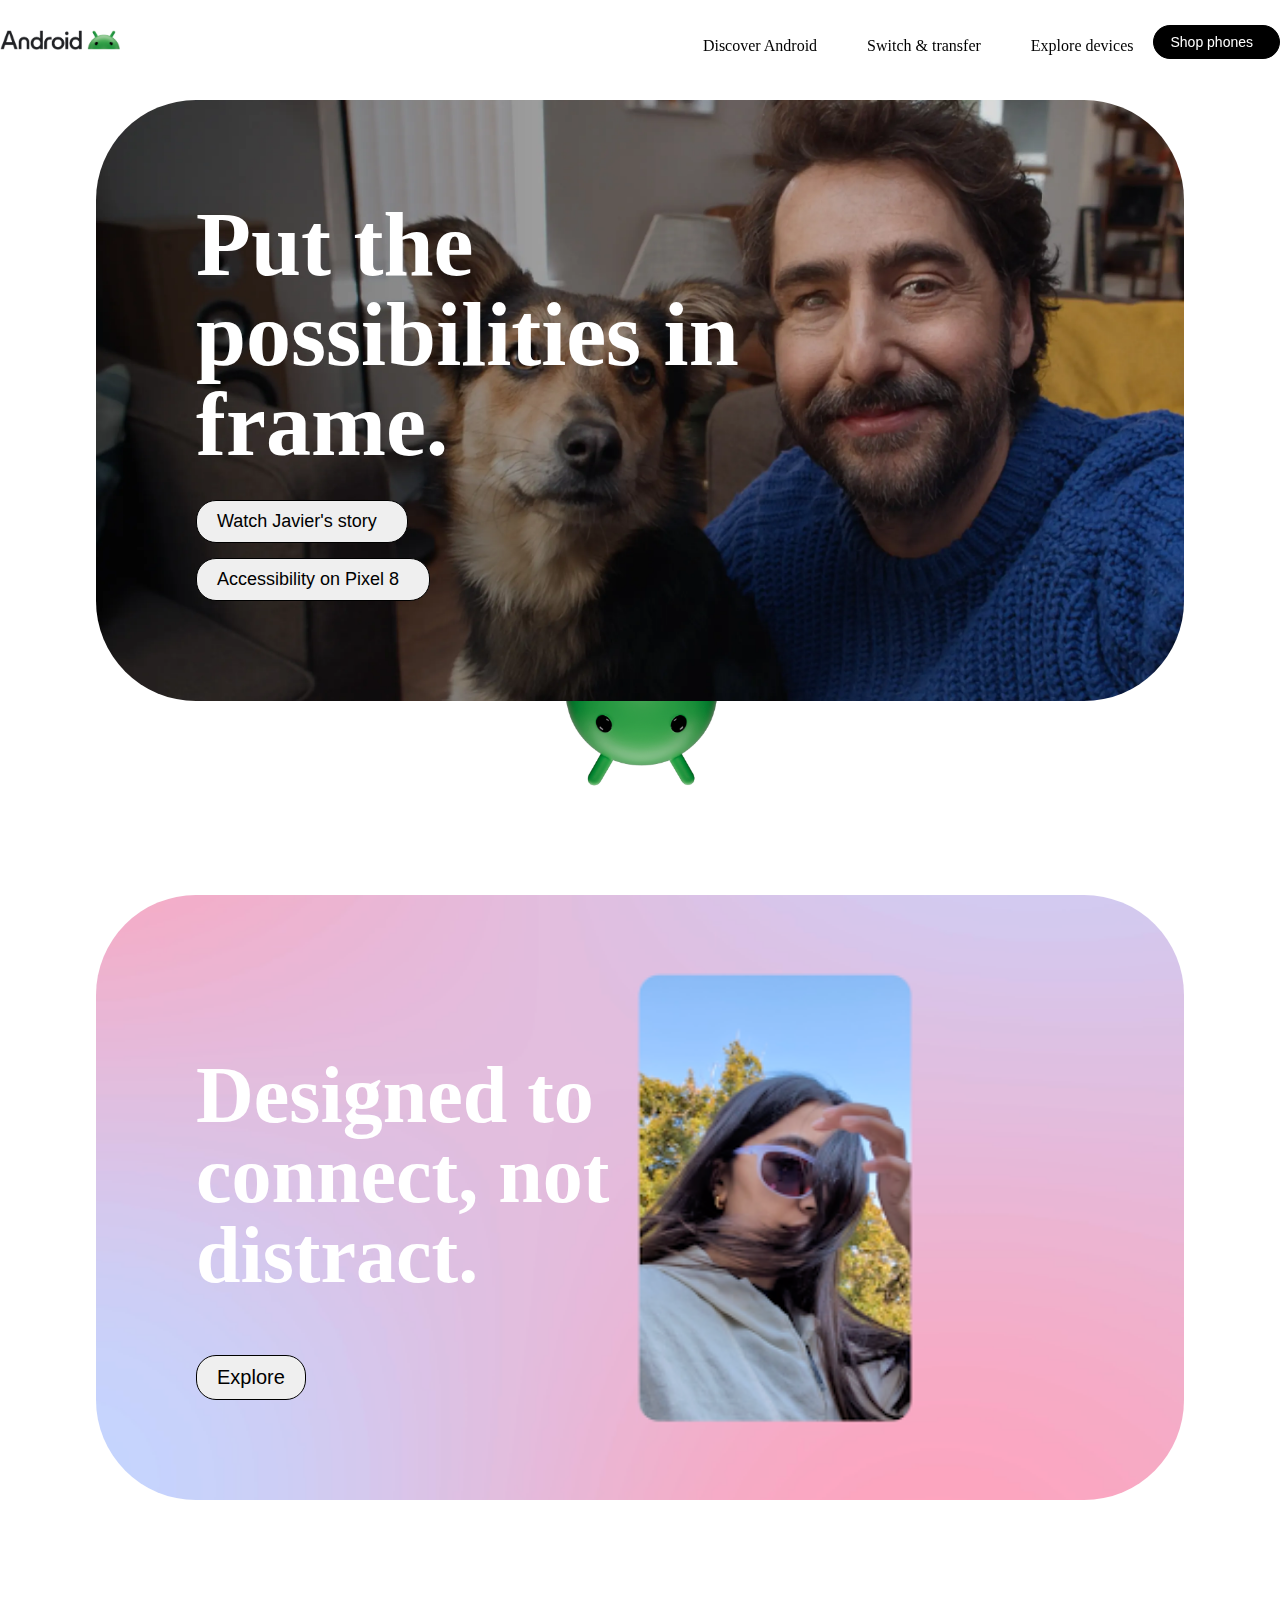
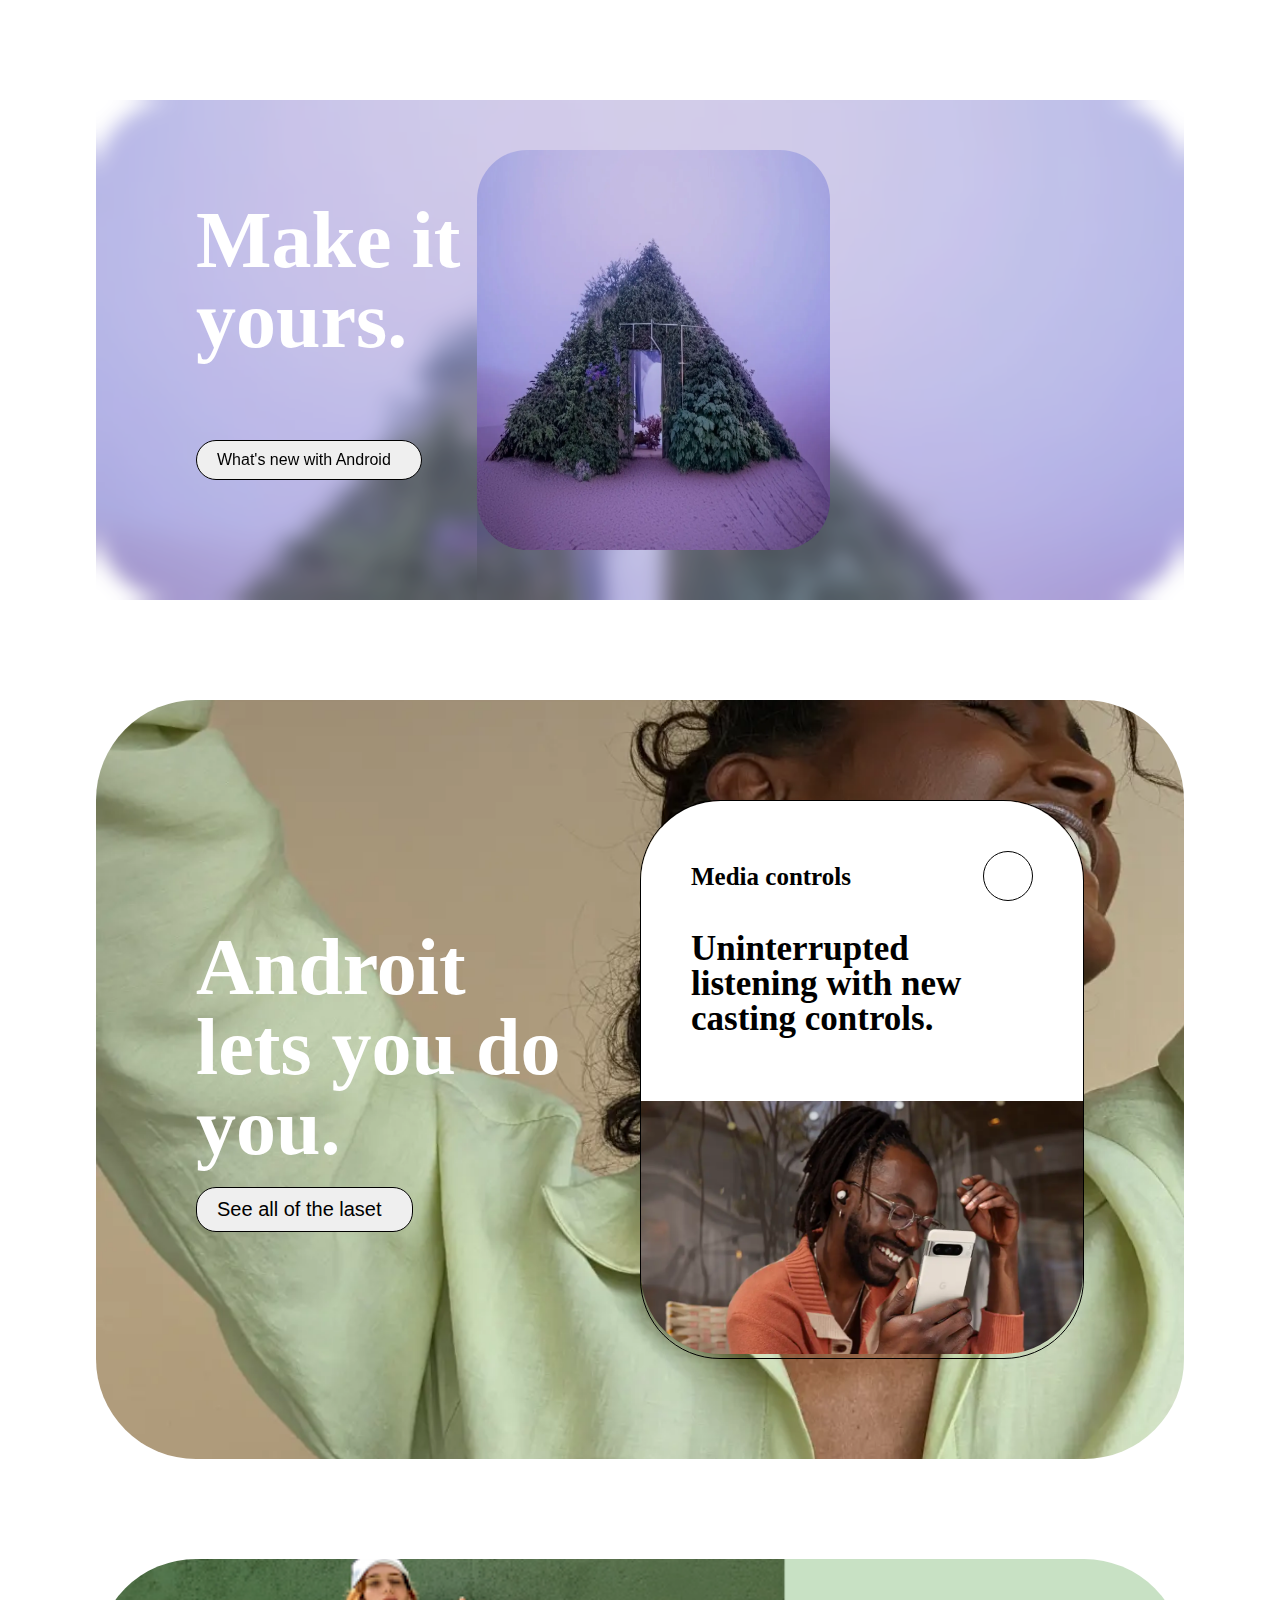
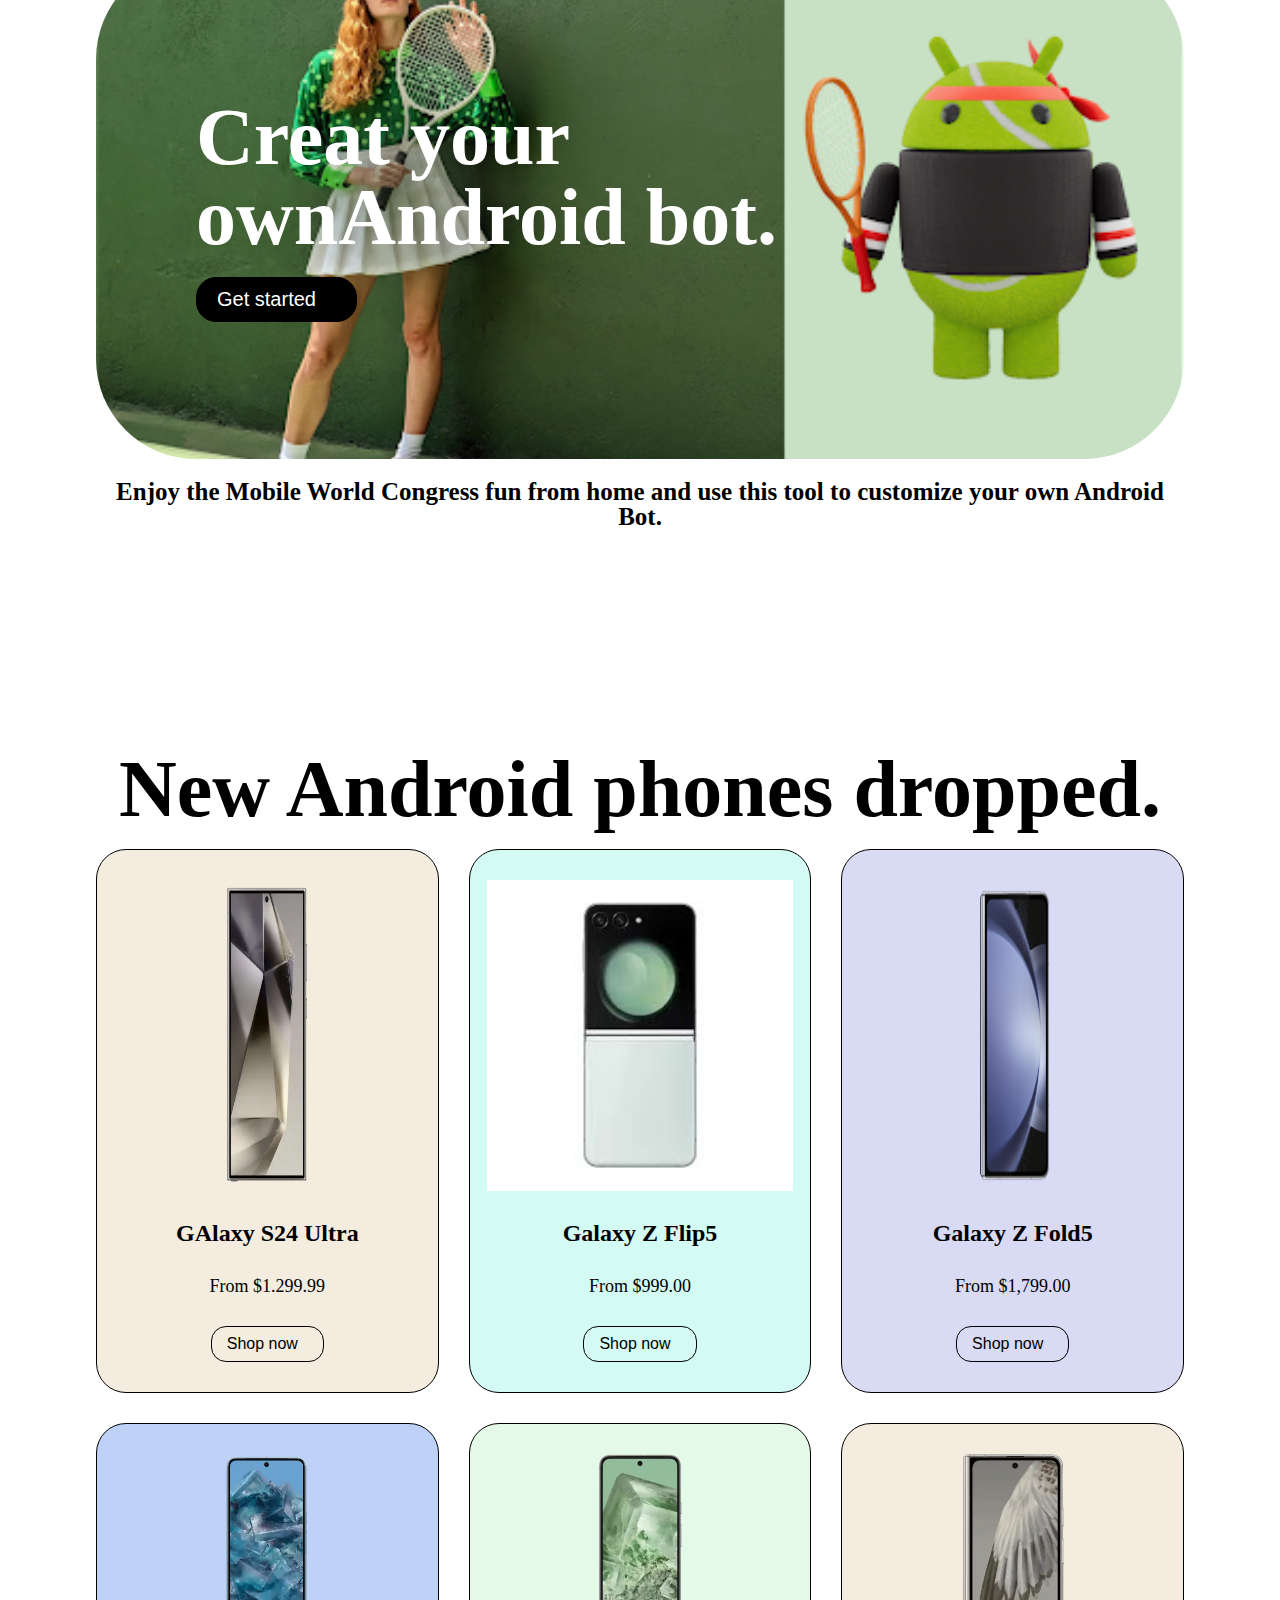
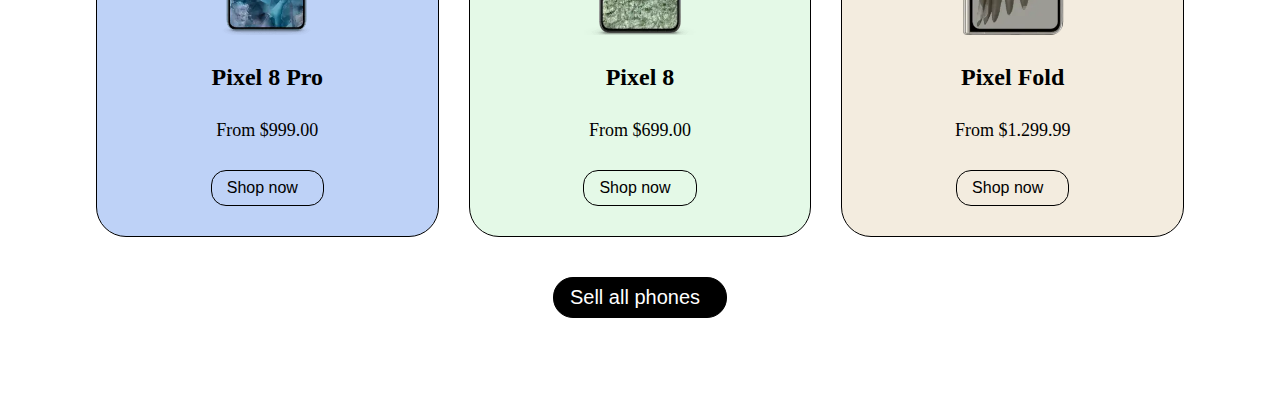
<file: index.html>
<!DOCTYPE html>
<html lang="en">

<head>
    <meta charset="UTF-8" />
    <meta name="viewport" content="width=device-width, initial-scale=1.0" />
    <title>Android</title>
    <link rel="icon" href="./images/hero__botom.png">
    <link rel="stylesheet" href="https://cdnjs.cloudflare.com/ajax/libs/font-awesome/6.5.1/css/all.min.css"
        integrity="sha512-DTOQO9RWCH3ppGqcWaEA1BIZOC6xxalwEsw9c2QQeAIftl+Vegovlnee1c9QX4TctnWMn13TZye+giMm8e2LwA=="
        crossorigin="anonymous" referrerpolicy="no-referrer" />
    <link rel="stylesheet" href="./css/style.css" />
</head>

<body>
    <div class="back-top">
        <a href="#hero">
            <i class="fa-solid fa-arrow-up-long"></i>
        </a>
    </div>
    <header class="container header">
        <div class="header__logo">
            <a href="#"><img src="./images/logo.webp" alt=""></a>
        </div>
        <div class="header__right df">
            <div class="header__dropdowns">
                <div class="header__dropdown dropdown">
                    <p class="header__dropdown_text">Discover Android</p>
                    <ul class="header__dropdown__list dropdown__list">
                        <li class="header__dropdown__list__item"> <a href="#">Latest Features</a></li>
                        <li class="header__dropdown__list__item"> <a href="#">Android 14</a></li>
                        <li class="header__dropdown__list__item"> <a href="#">Protection</a></li>
                        <li class="header__dropdown__list__item"> <a href="#">Accessibility</a></li>
                        <li class="header__dropdown__list__item"> <a href="#">Enterprise</a></li>
                        <li class="header__dropdown__list__item"> <a href="#">Android Auto </a></li>
                        <li class="header__dropdown__list__item"> <a href="#">Quick Share</a></li>

                    </ul>
                </div>
                <div class="header__dropdown dropdown">
                    <p class="header__dropdown_text">Switch & transfer</p>
                    <ul class="header__dropdown__list dropdown__list">
                        <li class="header__dropdown__list__item"> <a href="#">Why Android</a></li>
                        <li class="header__dropdown__list__item"> <a href="#">How to switch</a></li>
                        <li class="header__dropdown__list__item"> <a href="#">Transfer your data</a></li>

                    </ul>
                </div>
                <div class="header__dropdown dropdown">
                    <p class="header__dropdown_text">Explore devices</p>
                    <ul class="header__dropdown__list dropdown__list">
                        <li class="header__dropdown__list__item"> <a href="#">Phones</a></li>
                        <li class="header__dropdown__list__item"> <a href="#">Find your phone</a></li>
                        <li class="header__dropdown__list__item"> <a href="#">Tablets</a></li>
                        <li class="header__dropdown__list__item"> <a href="#">Connected devices</a></li>
                    </ul>
                </div>
                <div class="header__dropdown  header__nav__right__list__close">
                    <i class="fa-solid fa-x"></i>
                </div>
            </div>
            <div class="header__btns">
                <button class="btn header__btn">
                    <span>Shop phones</span>
                    <i class="fa-solid fa-arrow-right"></i>
                </button>
                <button class="header__nav__right__btns__hamburger">
                    <span class="header__nav__right__btns__hamburger__line"></span>
                    <span class="header__nav__right__btns__hamburger__line"></span>
                    <span class="header__nav__right__btns__hamburger__line"></span>
                </button>
            </div>
        </div>
    </header>
    <main>
        <section id="hero" class="hero">
            <div class="container">
                <div class="hero__card">
                    <h1 class="hero__title">
                        Put the possibilities in frame.
                    </h1>
                    <div class="hero__btns">
                        <button class="btn hero__btn"><span>Watch Javier's story</span>
                            <i class="fa-solid fa-play"></i></button>
                        <button class="btn hero__btn"><span>Accessibility on Pixel 8</span>
                            <i class="fa-solid fa-plus"></i></button>
                    </div>
                </div>
                <div class="hero__bottom">
                    <img src="./images/hero__botom.png" alt="">
                </div>
            </div>
        </section>
        <section class="design">
            <div class="container">
                <div class="design__card">
                    <h1 class="design__title">
                        Designed to
                        connect, not
                        distract.
                    </h1>
                    <button class="btn design__btn">
                        <span>Explore </span><i class="fa-solid fa-arrow-up-right-from-square"></i>
                    </button>
                </div>
                <div class="design__img">
                    <img src="./images/design.png" alt="">
                </div>
        </section>
        <section class="container make make__container">
            <div class="make__card">
                <h1 class="make__title">
                    Make it yours.
                </h1>
                <button class="btn make__btn"><span>What's new with Android</span><i
                        class="fa-solid fa-arrow-right"></i></button>
            </div>
            <div class="make__img">
                <img src="./images/make__bak.webp" alt="">
            </div>
        </section>
        <section class="see container">
            <div class="see__infos">
                <h1 class="see__title">
                    Androit lets you do you.
                </h1>
                <button class="btn see__btn">
                    <span>See all of the laset</span>
                    <i class="fa-solid fa-arrow-right"></i>
                </button>
            </div>
            <div class="see__card">
                <div class="see__card__top">
                    <div class="card__media">
                        <h2 class="media__title">Media controls</h2>
                        <div class="media__plus">
                            <i class="fa-solid fa-plus"></i>
                        </div>
                    </div>
                    <h2 class="see__card__top__title">
                        Uninterrupted listening with new casting controls.
                    </h2>
                </div>
                <div class="see__card__bottom">
                    <img src="./images/see__right.webp" alt="">
                </div>
            </div>
        </section>
        <section class="enjoy">
            <div class="container">
                <div class="enjoy__card">
                    <h1 class="enjoy__title">
                        Creat your ownAndroid bot.
                    </h1>
                    <button class="btn enjoy__btn">
                        <span>Get started</span>
                        <i class="fa-solid fa-arrow-right"></i>
                    </button>
                </div>
                <h2 class="enjoy__desc">
                    Enjoy the Mobile World Congress fun from home and use this tool to customize your own Android Bot.
                </h2>
            </div>
        </section>
        <section class="telefons">
            <div class="container">
                <p class="telefons__desc">
                    New Android phones dropped.
                </p>
                <div class="telefon__cards">
                    <div class="telefon__card">
                        <div class="telefon__card__img">
                            <img src="./images/s24.webp" alt="">
                        </div>
                        <h2 class="telefon__card__title">GAlaxy S24 Ultra</h2>
                        <p class="telefon__card__desc">
                            From $1.299.99
                        </p>
                        <button class="shop__btn">
                            <span>Shop now</span>
                            <i class="fa fa-solid fa-plus"></i>
                        </button>
                    </div>
                    <div class="telefon__card">
                        <div class="telefon__card__img">
                            <img src="./images/flip5.jpg" alt="">
                        </div>
                        <h2 class="telefon__card__title">Galaxy Z Flip5</h2>
                        <p class="telefon__card__desc">
                            From $999.00
                        </p>
                        <button class="shop__btn">
                            <span>Shop now</span>
                            <i class="fa fa-solid fa-plus"></i>
                        </button>
                    </div>
                    <div class="telefon__card">
                        <div class="telefon__card__img">
                            <img src="./images/fold5.png" alt="">
                        </div>
                        <h2 class="telefon__card__title">Galaxy Z Fold5</h2>
                        <p class="telefon__card__desc">
                            From $1,799.00
                        </p>
                        <button class="shop__btn">
                            <span>Shop now</span>
                            <i class="fa fa-solid fa-plus"></i>
                        </button>
                    </div>
                    <div class="telefon__card">
                        <div class="telefon__card__img">
                            <img src="./images/pro.webp" alt="">
                        </div>
                        <h2 class="telefon__card__title">Pixel 8 Pro</h2>
                        <p class="telefon__card__desc">
                            From $999.00
                        </p>
                        <button class="shop__btn">
                            <span>Shop now</span>
                            <i class="fa fa-solid fa-plus"></i>
                        </button>
                    </div>
                    <div class="telefon__card">
                        <div class="telefon__card__img">
                            <img src="./images/pixel8.webp" alt="">
                        </div>
                        <h2 class="telefon__card__title">Pixel 8</h2>
                        <p class="telefon__card__desc">
                            From $699.00
                        </p>
                        <button class="shop__btn">
                            <span>Shop now</span>
                            <i class="fa fa-solid fa-plus"></i>
                        </button>
                    </div>
                    <div class="telefon__card">
                        <div class="telefon__card__img">
                            <img src="./images/fold.webp" alt="">
                        </div>
                        <h2 class="telefon__card__title">Pixel Fold</h2>
                        <p class="telefon__card__desc">
                            From $1.299.99
                        </p>
                        <button class="shop__btn">
                            <span>Shop now</span>
                            <i class="fa fa-solid fa-plus"></i>
                        </button>
                    </div>
                </div>
                <div class="telefon__btns">
                    <button class="btn header__btn telefon__btn">
                        <span>Sell all phones</span>
                        <i class="fa-solid fa-arrow-right"></i>
                    </button>
                </div>
            </div>
        </section>
    </main>
    <script src="./js/main.js"></script>
</body>

</html>
</file>
<file: css/style.css>
@import "./reset.css";
@import "./variable.css";
@import "./header.css";
@import "./hero.css";
@import "./design.css";
@import "./make.css";
@import "./see.css";
@import "./enjoy.css";
@import "./telefons.css";
</file>
